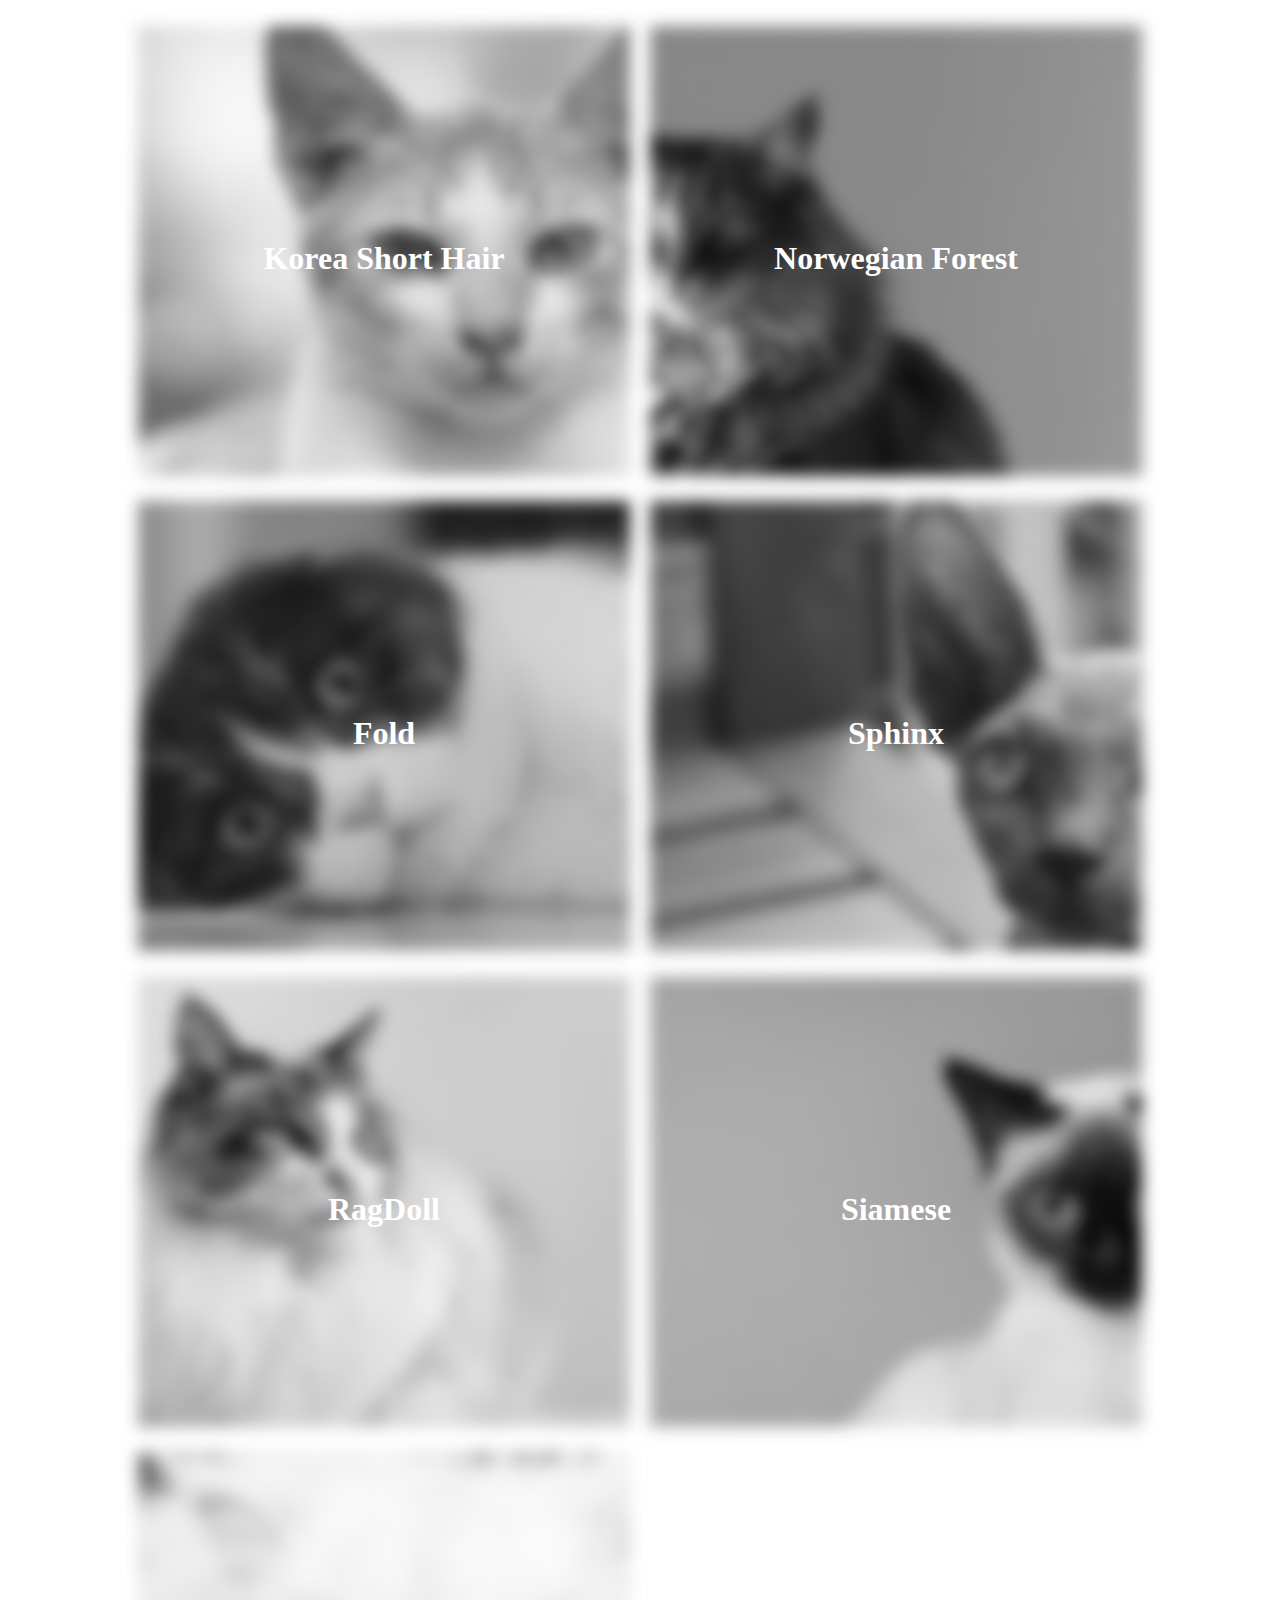
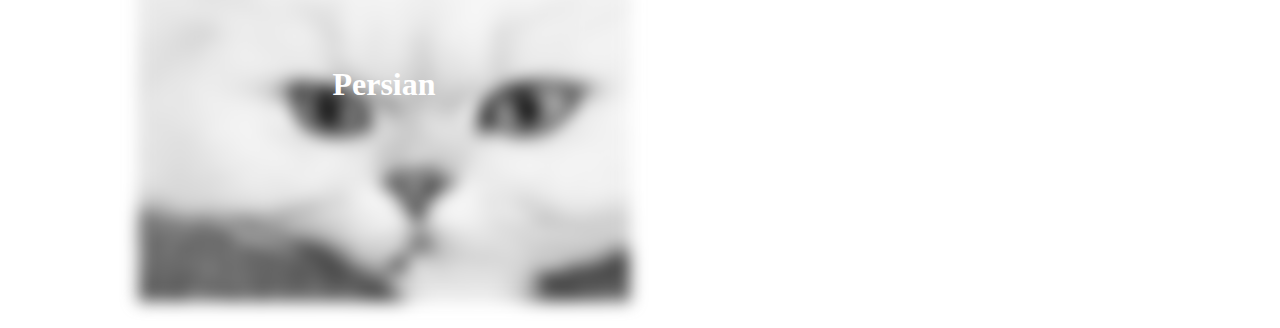
<file: src/main/webapp/index.html>
<!DOCTYPE html>
<html>

<head>
  <meta charset="UTF-8">
  <title>jh-main.html</title>
  <link rel="stylesheet" href="./css/jh_main.css">
</head>

<body>
  <div class="wrap">

    <div class="left">

      <div class="imgHoverEvent event box">
        <div class="imgBox"><a href="./category/jh_kor.html"><img src="./img/main_kor.jpg"></a></div>
        <p class="p1">Korea Short Hair</p>
      </div>

      <div class="imgHoverEvent event box">
        <div class="imgBox"><a href="./category/fold.html"><img src="./img/main_fold.jpg"></a></div>
        <p class="p1">Fold</p>
      </div>

      <div class="imgHoverEvent event box">
        <div class="imgBox"><a href="./category/ragdoll.html"><img src="./img/main_rd.jpg"></a></div>
        <p class="p1">RagDoll</p>
      </div>

      <div class="imgHoverEvent event box">
        <div class="imgBox"><a href="./category/jiyeoncat.html"><img src="./img/main_ps.jpg"></a></div>
        <p class="p1">Persian</p>
      </div>
    </div>


    <div class="right">


      <div class="imgHoverEvent event box">
        <div class="imgBox"><a href="./category/forestcat.html"><img src="./img/main_nw.jpg"></a></div>
        <p class="p1">Norwegian Forest</p>

      </div>

      <div class="imgHoverEvent event box">
        <div class="imgBox"><a href="./category/sphinx.html"><img src="./img/main_sp.jpg"></a></div>
        <p class="p1">Sphinx</p>
      </div>

      <div class="imgHoverEvent event box">
        <div class="imgBox"><a href="./category/jiyeoncat_2.html"><img src="./img/main_ss.jpg"></a></div>
        <p class="p1">Siamese</p>
      </div>

    </div>
  </div>
</body>

</html>
</file>
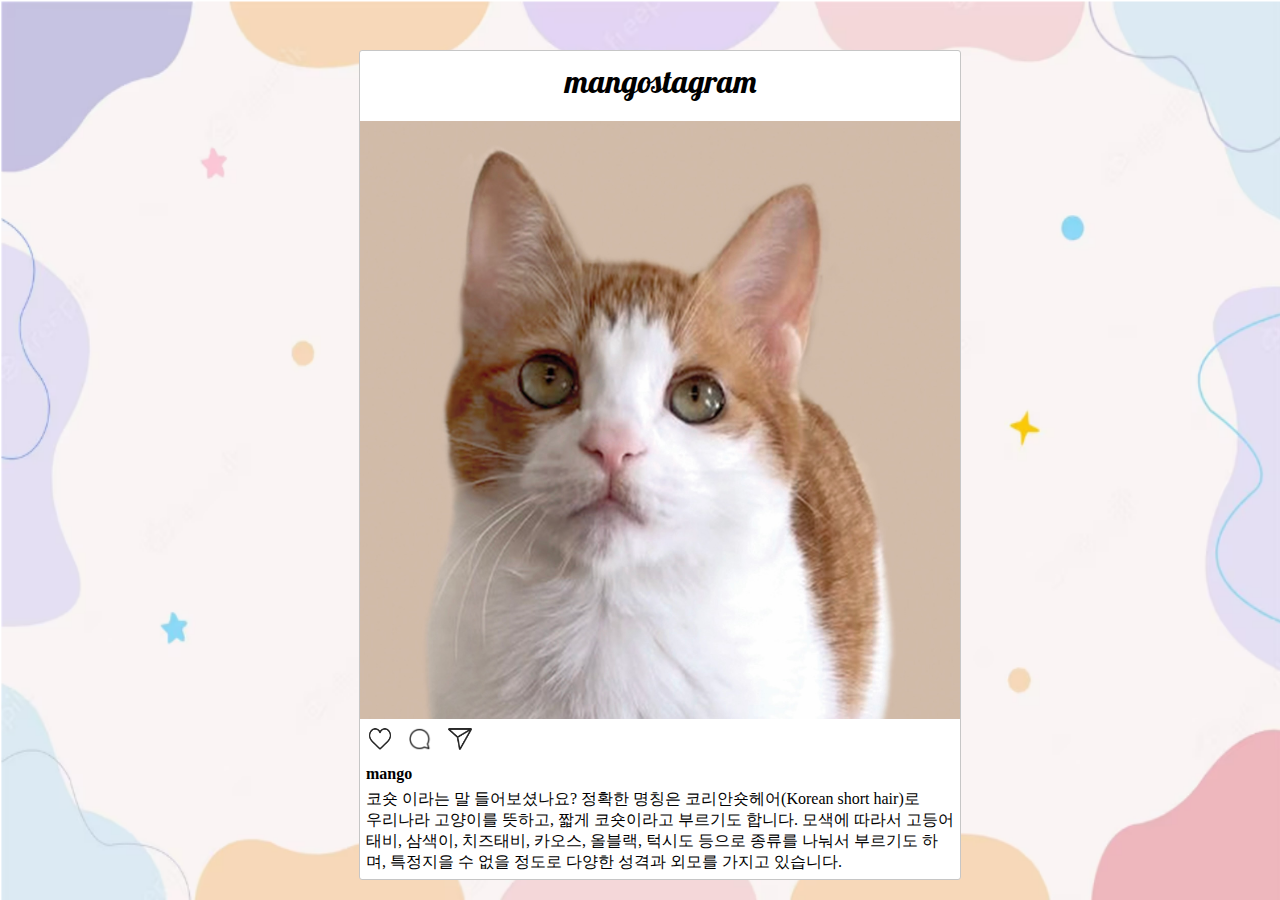
<file: src/main/webapp/category/jh_kor.html>
<!DOCTYPE html>
<html>
<head>
  <meta charset="utf-8" />
  <meta name="viewport" content="width=device-width" />
  <title>mangostargram</title>
  <link href="../css/jh_kor.css" rel="stylesheet" type="text/css" />
  <link rel="preconnect" href="https://fonts.googleapis.com">
  <link href="https://fonts.googleapis.com/css2?family=Lobster&display=swap" rel="stylesheet">
</head>

<body>
  <div class="main_body">
      
    <!-- 피드 전체-->
      <div class="feed">
        
        <!--피드-->
        <div class="feed_id">mangostagram</div>
          <div class="feed_picture">
            <img src="../img/mango.jpg" alt="피드 사진">
          </div>
        
        <!--하단 emotion-->
        <div class="feed_bottom">
          <div class="emoticon">
            <div class="emoticon2">
              <div>
                  <button class = btn> 
                    <img src="../img/heart.png" alt="하트">
                  </button>
              </div>
              <div>
                <img src="../img/comment.png" alt="코멘트" />
              </div>
              <div>
                <img src="../img/direct.png" alt="전달" />
              </div>
            </div>
          </div>
        </div>
      
        <!-- 피드 하단 -->
          <div class="comment">
            <div class="id">mango </div> 
          </div>
          <div class="context">코숏 이라는 말 들어보셨나요? 정확한 명칭은 코리안숏헤어(Korean short hair)로 <br>우리나라 고양이를 뜻하고, 짧게 코숏이라고 부르기도 합니다.
              모색에 따라서 고등어태비, 삼색이, 치즈태비, 카오스, 올블랙, 턱시도 등으로 종류를 나눠서 부르기도 하며,
              특정지을 수 없을 정도로 다양한 성격과 외모를 가지고 있습니다.
          </div>
      </div>
  </div>


<script>
  var buttons = document.getElementsByClassName("btn");
  var isHeart2 = false;

  for (var i = 0; i < buttons.length; i++) {
    buttons[i].addEventListener("click", function() {
      var button = this;
      var img = button.getElementsByTagName("img")[0];
    
    if (isHeart2) {
      img.src = "../img/heart.png";
      isHeart2 = false;
    } else {
      img.src = "../img/heart2.png";
      isHeart2 = true;
    }
  });
}
</script>
</body>
</html>
</file>
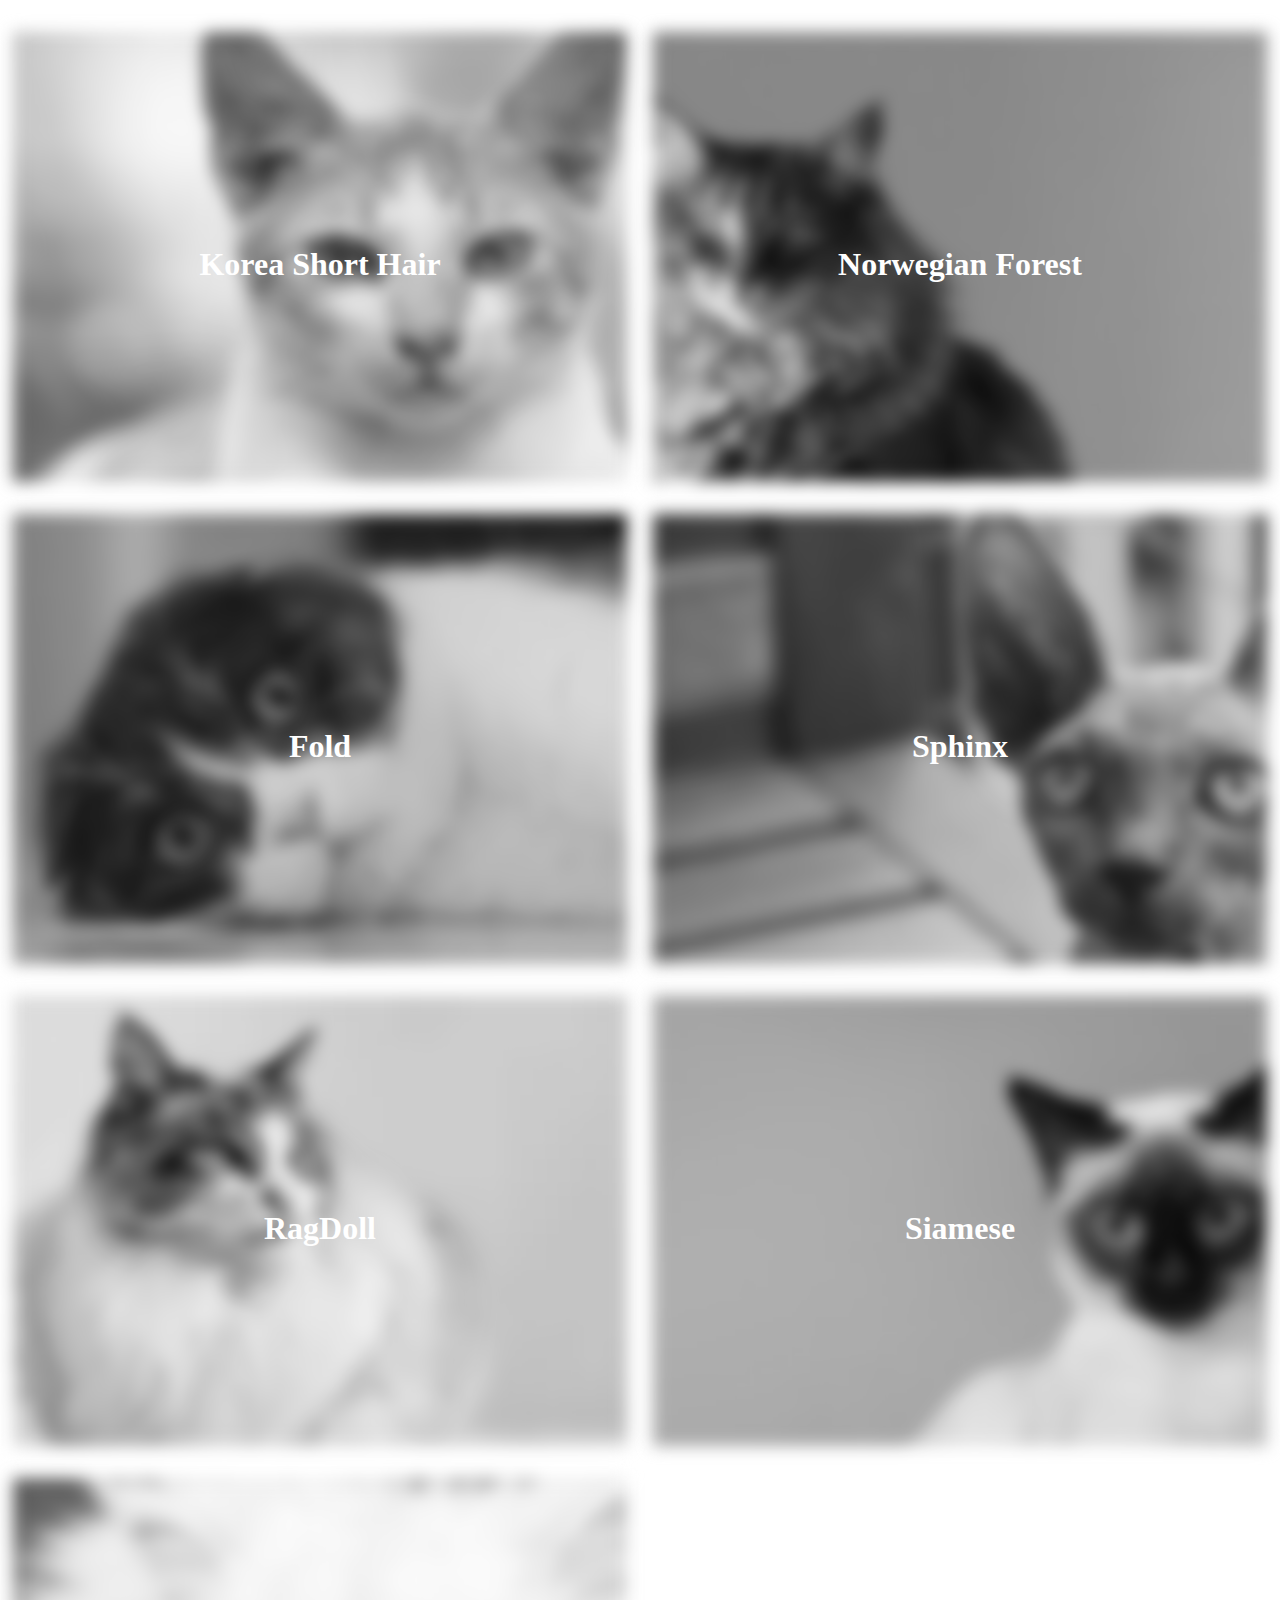
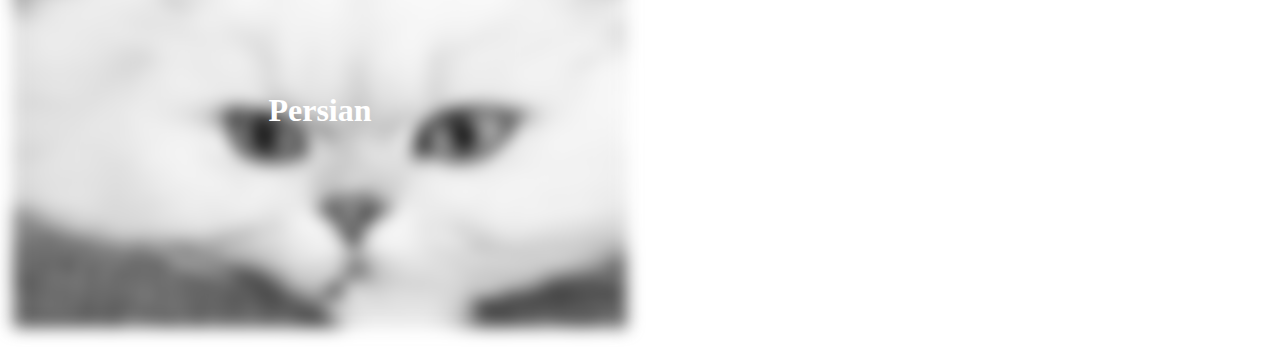
<file: src/main/webapp/category/jh_main.html>
<!DOCTYPE html>
<html>
<head>
<meta charset="UTF-8">
<title>jh-main.html</title>
<link rel="stylesheet" href="../css/jh_main.css">
</head>
<body>
  <div class="left">

        <div class="imgHoverEvent event">
          <div class="imgBox"><a href="../category/jh_kor.html"><img src="../img/main_kor.jpg"></a></div>
                <p class="p1">Korea Short Hair</p>
        </div>

        <div class="imgHoverEvent event">
          <div class="imgBox"><a href="../category/fold.html"><img src="../img/main_fold.jpg"></a></div>
                <p class="p1">Fold</p>
        </div>

        <div class="imgHoverEvent event">
          <div class="imgBox"><a href="../category/ragdoll.html"><img src="../img/main_rd.jpg"></a></div>
                <p class="p1">RagDoll</p>
        </div>

        <div class="imgHoverEvent event">
          <div class="imgBox"><a href="jiyeoncat.html"><img src="../img/main_ps.jpg"></a></div>
          <p class="p1">Persian</p>
        </div>
  </div>   


  <div class="right">


      <div class="imgHoverEvent event">
        <div class="imgBox"><a href="../category/forestcat.html"><img src="../img/main_nw.jpg"></a></div>
            <p class="p1">Norwegian Forest</p>
         
      </div>

      <div class="imgHoverEvent event">
        <div class="imgBox"><a href="../category/sphinx.html"><img src="../img/main_sp.jpg"></a></div>
            <p class="p1">Sphinx</p>
      </div>

      <div class="imgHoverEvent event">
        <div class="imgBox"><a href="jiyeoncat_2.html"><img src="../img/main_ss.jpg"></a></div>
            <p class="p1">Siamese</p>
      </div>

    </div>
</body>
</html>
</file>
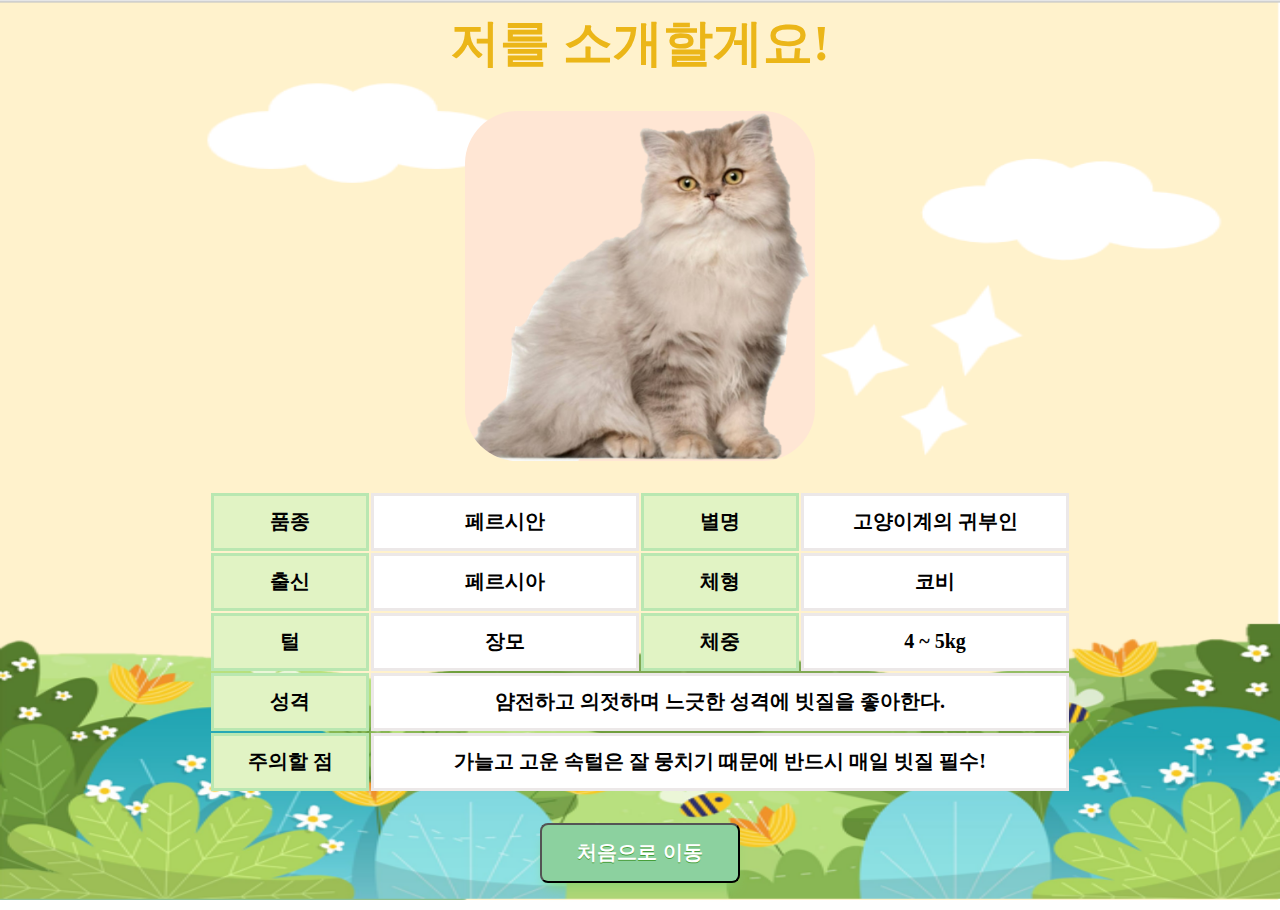
<file: src/main/webapp/category/jiyeoncat.html>
<!DOCTYPE html>
<html lang="en">

<head>
    <meta charset="UTF-8">
    <meta name="viewport" content="width=device-width, initial-scale=1.0">
    <link href="../css/jiyeoncat.css" rel="stylesheet">
    <title>Document</title>

    <script src="https://code.jquery.com/jquery-3.7.0.slim.min.js"
        integrity="sha256-tG5mcZUtJsZvyKAxYLVXrmjKBVLd6VpVccqz/r4ypFE=" crossorigin="anonymous"></script>
    <script src="../js/jiyeoncat.js" defer></script>
</head>

<body>

    <h1 id="titlename1">저를 소개할게요!</h1>
    <div id="square" align="center">
        <img id="cat2" onclick="changeImages()" src="../img/페르시안.gif">
    </div>
    <table align="center">
        <tr>
            <td id="tt">품종</td>
            <td id="ex" colspan="2">페르시안</td>
            <td id="tt">별명</td>
            <td id="ex" colspan="2">고양이계의 귀부인</td>
        </tr>
        <tr>
            <td id="tt">출신</td>
            <td id="ex" colspan="2">페르시아</td>
            <td id="tt">체형</td>
            <td id="ex" colspan="2">코비</td>
        </tr>
        <tr>
            <td id="tt">털</td>
            <td id="ex" colspan="2">장모</td>
            <td id="tt">체중</td>
            <td id="ex" colspan="2">4 ~ 5kg</td>
        </tr>
        <tr>
            <td id="tt">성격</td>
            <td id="ex" colspan="5">얌전하고 의젓하며 느긋한 성격에 빗질을 좋아한다.</td>
        </tr>
        <tr>
            <td id="tt">주의할 점</td>
            <td id="ex" colspan="5">가늘고 고운 속털은 잘 뭉치기 때문에 반드시 매일 빗질 필수!</td>
        </tr>
    </table>
    <button type="button " id="btn" onClick="location.href='../index.html';">처음으로 이동</button>
    <div id="tooltip_layer">가시기전에 저를 눌러보세요!</div>

</body>

</html>
</file>
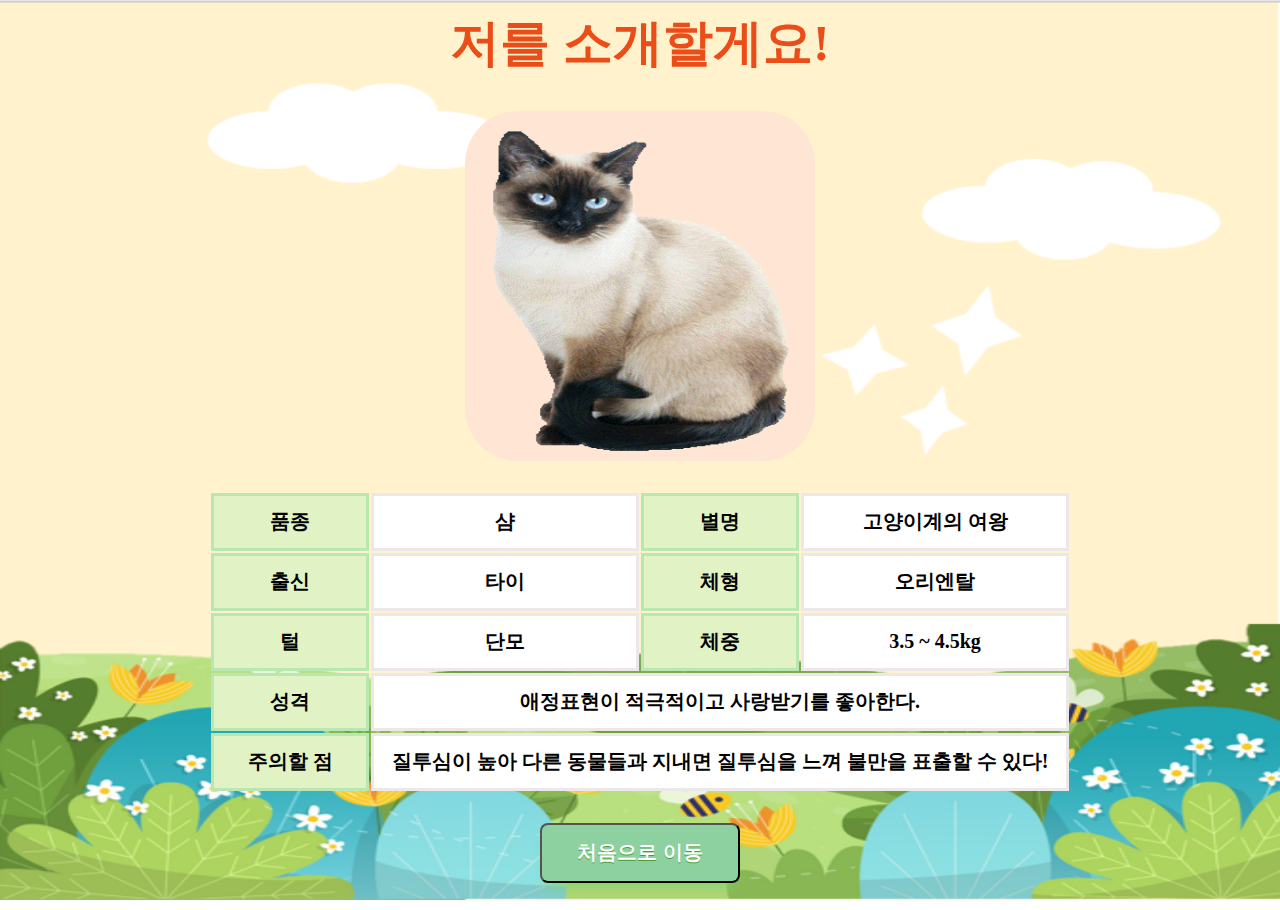
<file: src/main/webapp/category/jiyeoncat_2.html>
<!DOCTYPE html>

<html lang="en">
<head>
    <meta charset="UTF-8">
    <meta name="viewport" content="width=device-width, initial-scale=1.0">
    <link href="../css/jiyeoncat.css" rel="stylesheet">
    <title>Document</title>
    <script src="https://code.jquery.com/jquery-3.7.0.slim.min.js" integrity="sha256-tG5mcZUtJsZvyKAxYLVXrmjKBVLd6VpVccqz/r4ypFE=" crossorigin="anonymous"></script> 
    <script src="../js/jiyeoncat.js" defer></script>
</head>
<body>
    <h1 id="titlename2" > 저를 소개할게요! </h1>
    
    <div id ="square" align="center">
        <img id ="cat" onclick="changeImage()" src="../img/샴.gif" >

    </div>
    <table align="center">
        <tr>
            <td id="tt">품종</td>
            <td id="ex" colspan="2">샴</td>
            <td id="tt">별명</td>
            <td id="ex" colspan="2">고양이계의 여왕</td>
        </tr>
        <tr>
            <td id="tt">출신</td>
            <td id="ex" colspan="2">타이</td>
            <td id="tt">체형</td>
            <td id="ex" colspan="2">오리엔탈</td>
        </tr>
        <tr>
            <td id="tt">털</td>
            <td id="ex" colspan="2">단모</td>
            <td id="tt">체중</td>
            <td id="ex" colspan="2">3.5 ~ 4.5kg</td>
        </tr>
        <tr>
            <td id="tt">성격</td>
            <td id="ex" colspan="5">애정표현이 적극적이고 사랑받기를 좋아한다.</td>
        </tr>
        <tr>
            <td id="tt">주의할 점</td>
            <td id="ex" colspan="5">질투심이 높아 다른 동물들과 지내면 질투심을 느껴 불만을 표출할 수 있다!</td>
        </tr>
    </table>
    <!-- 여기 추가함-->
    <button type="button "id="btn" onClick="location.href='jh_main.html';">처음으로 이동</button>
    <div id="tooltip_layer">가시기전에 저를 눌러보세요!</div>
</body>
</html>
</file>
<file: src/main/webapp/css/jh_main.css>
@charset "UTF-8";
html,body{
    padding: 0;
    margin: 0;
}
.wrap{
    width: 80%;
    margin: 0 auto;
}

.wrap box {
    height: 450px;
    }

    div.left {
        width: 50%;
    height: 100%;
        float: left;
        box-sizing: border-box;
    }

    div.right {
        width: 50%;
    height: 100%;
        float: right;
        box-sizing: border-box;
        
    }

img {
        width: 100%;
    height: 100%;
        object-fit: cover;
    }
       
  
    .p1 {
            position: absolute;
    top: calc(50% - 25px);
            left: 50%;
            font-size: 2em;
            font-weight: bold;
            transform: translate(-50%, -50%);
            color: white;
        }
    
    /* 블러 흑백 */ 
    .event .imgBox {
    margin: 5% 2%;
    height: 450px;
        filter: blur(8px) grayscale(100%);
        transition: 0.5s;
    }
    
    .event:hover .imgBox {
        filter: blur(0) grayscale(0);
    }

.event {
         position: relative;
    }
</file>
<file: src/main/webapp/css/jh_kor.css>
body {
    background-color: #fafafa; 
    background: url('../img/bg.png') no-repeat center fixed;
    background-size: 100% 100%;
    margin-top: 50px;
    overflow: hidden
  }
  .main_body {
    display: flex;
    position: relative;
    text-align: center;
    justify-content: center;
    left: 20px;
   
  }
  .feed {
    width: 600px;
    height: auto;
    margin: auto;    
    background-color: white;
    border: 1px solid #c6c6c6;
    border-radius: 3px;
  }
  .feed_id {
    position: relative;
    display: flex;
    justify-content: center;
    height: 60px;
    font-size: xx-large;
    font-family: 'Lobster', cursive;
    padding-top: 10px;
  }
  .feed_picture {
    width: 598px;
    height: 598px;
  
  }
  .feed_picture img {
    width: 600px;
    height: 598px;
    object-fit: cover;

  }
  .emoticon {
    display: flex;
    flex-direction: row;
    justify-content: space-between;
    align-items: center;
    height: 40px;
    margin: 0px;
  }
  .emoticon2 {
    display: flex;
  }
  .emoticon2 div {
    display: flex;
    align-items: center;
    justify-content: center;
    width: 40px;
    margin: 0px;
  }
  .emoticon2 img {
    width: 24px;
    height: 24px;
  }
  .comment{
    display: flex;
    font-weight: bold;
    margin: 1%;
  }
  .context{
    text-align: left;
    margin: 1%;
  }
  .btn {
    border: none;
    background-color: white;
  }
  /*  */
</file>
<file: src/main/webapp/css/jiyeoncat.css>
body{
    margin: 0;
    background-color: blanchedalmond;
    background: url('../img/고양이 소개 배경1.png') no-repeat center fixed;
    background-size : 100% 100%;
    height: 100vh;
    width: 100vw;
}

#titlename1 {
        font-size: 50px;
        color: rgb(235, 182, 24);     
        text-align: center; 
        margin-top: 10px;      
}

#titlename2 {
    font-size: 50px;
    color: #eb4d18;     
    text-align: center;  
    margin-top: 10px;      
}
span {
    margin: auto;
}


#square{
    width: 350px;
    height: 350px;
    border-radius: 15%;
    background-color: rgb(255, 230, 212);
    margin-left: auto;
    margin-right: auto;
    overflow: hidden;
}

#cat {
    width: 100%;
    height: 100%;
    
}
#cat2 {
    width: 100%;
    height: 100%;
    
}
table{
    padding: 30px;
}
td{
    top : 50%;
    height: 50px;
    font-size: 20px;
    text-align: center;
    font-weight: bold;

}
#tt {
    border: 3px solid hsl(111, 52%, 80%);
    width: 150px;   
    background-color: hsl(83, 65%, 86%);
}

#ex {
    border: 3px solid #ece8e8;
    width: 260px; 
    background-color: white;
}

#btn {
    width:200px;
    height:60px;
    margin: auto;
    display: block;
    box-shadow: 0px 10px 14px -7px #84d16f;
    background-color:#8cd19f;
    border-radius:8px;
	cursor:pointer;
	color:#ffffff;
	font-size:20px;
	font-weight:bold;
	padding:13px 32px;
	text-decoration:none;
	text-shadow:0px 1px 0px #469e39;
}

#btn:hover {
	background:linear-gradient(to bottom, #76ad58 5%, #8cd19f 100%);
	background-color:#76ad58;
}
#btn:active {
	position:relative;
	top:1px;
}
#tooltip_layer {
    display:none;
    width: 330px;
    height:100px;
    margin-top:5px;
    padding:10px;
    font-weight:bold;
    border-radius:10px;
    margin: auto;
    font-size:25px;
    color: rgb(134, 39, 80);
}
</file>
